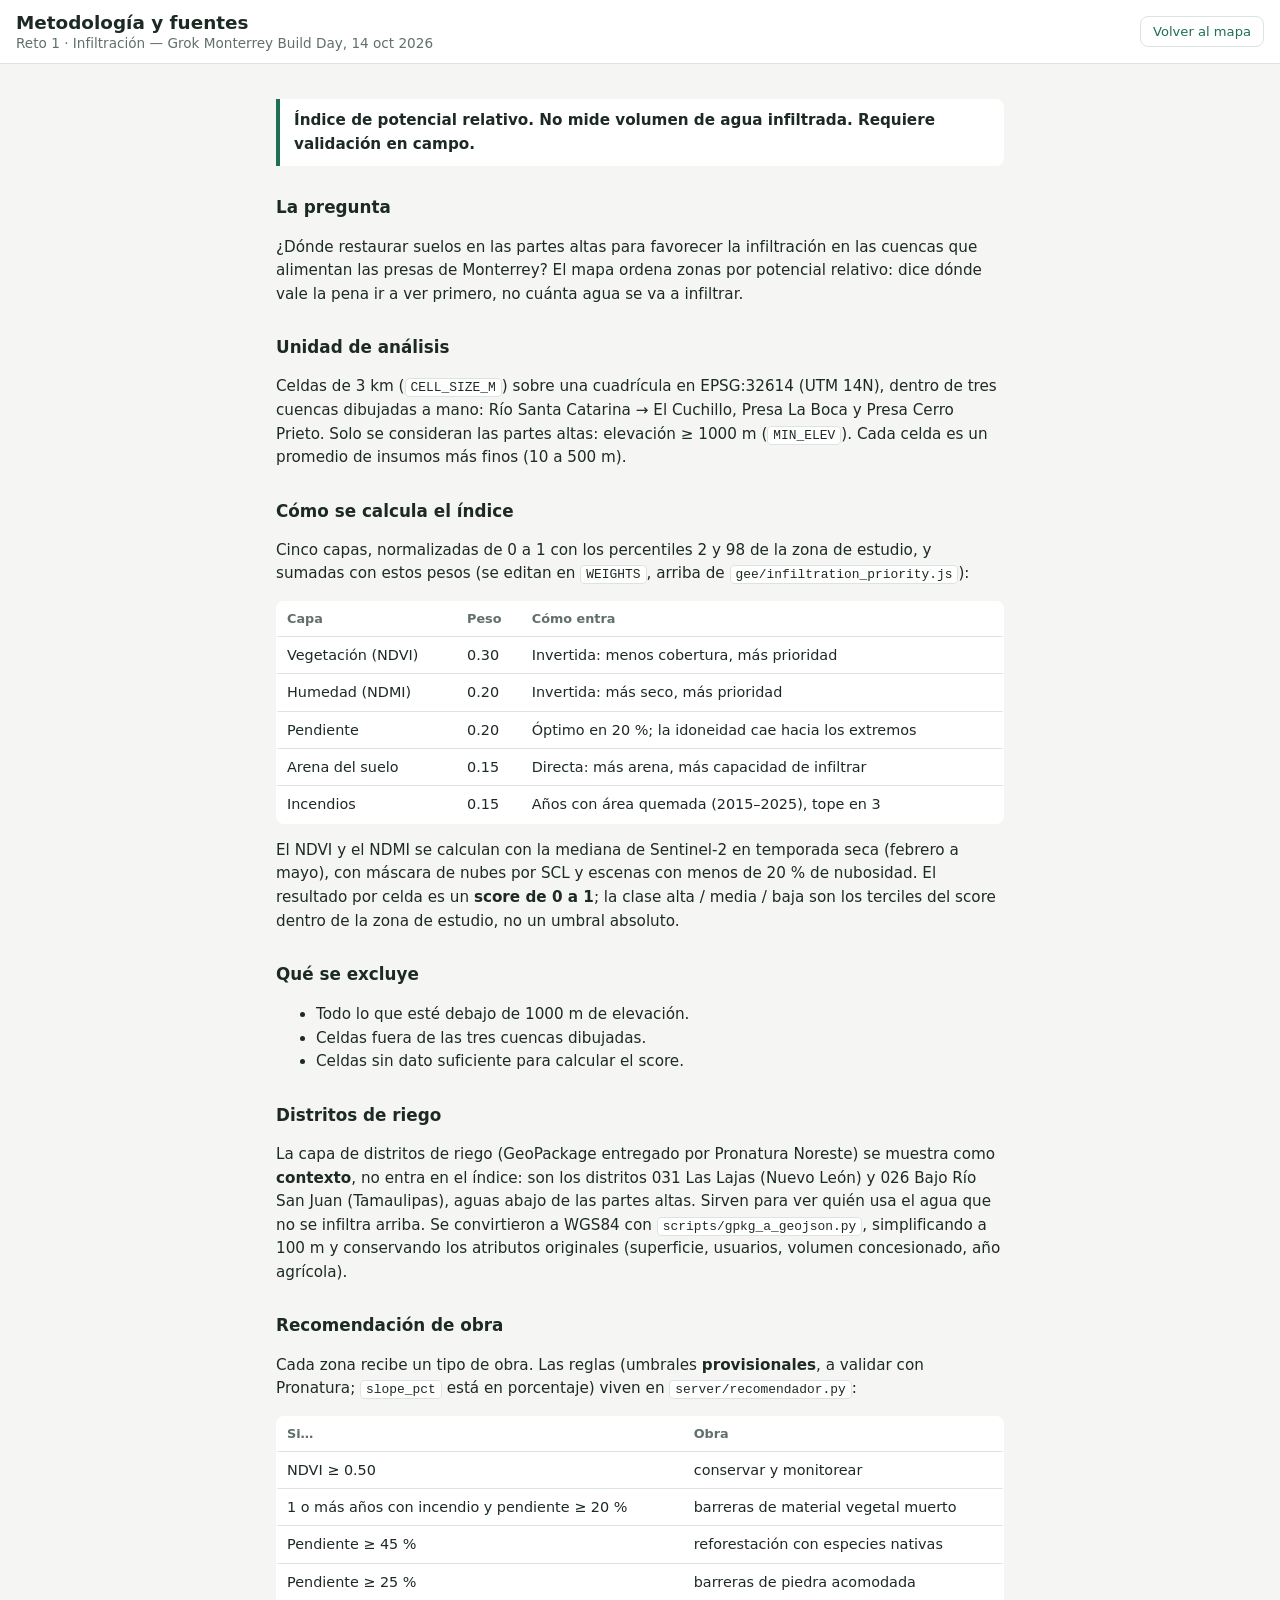
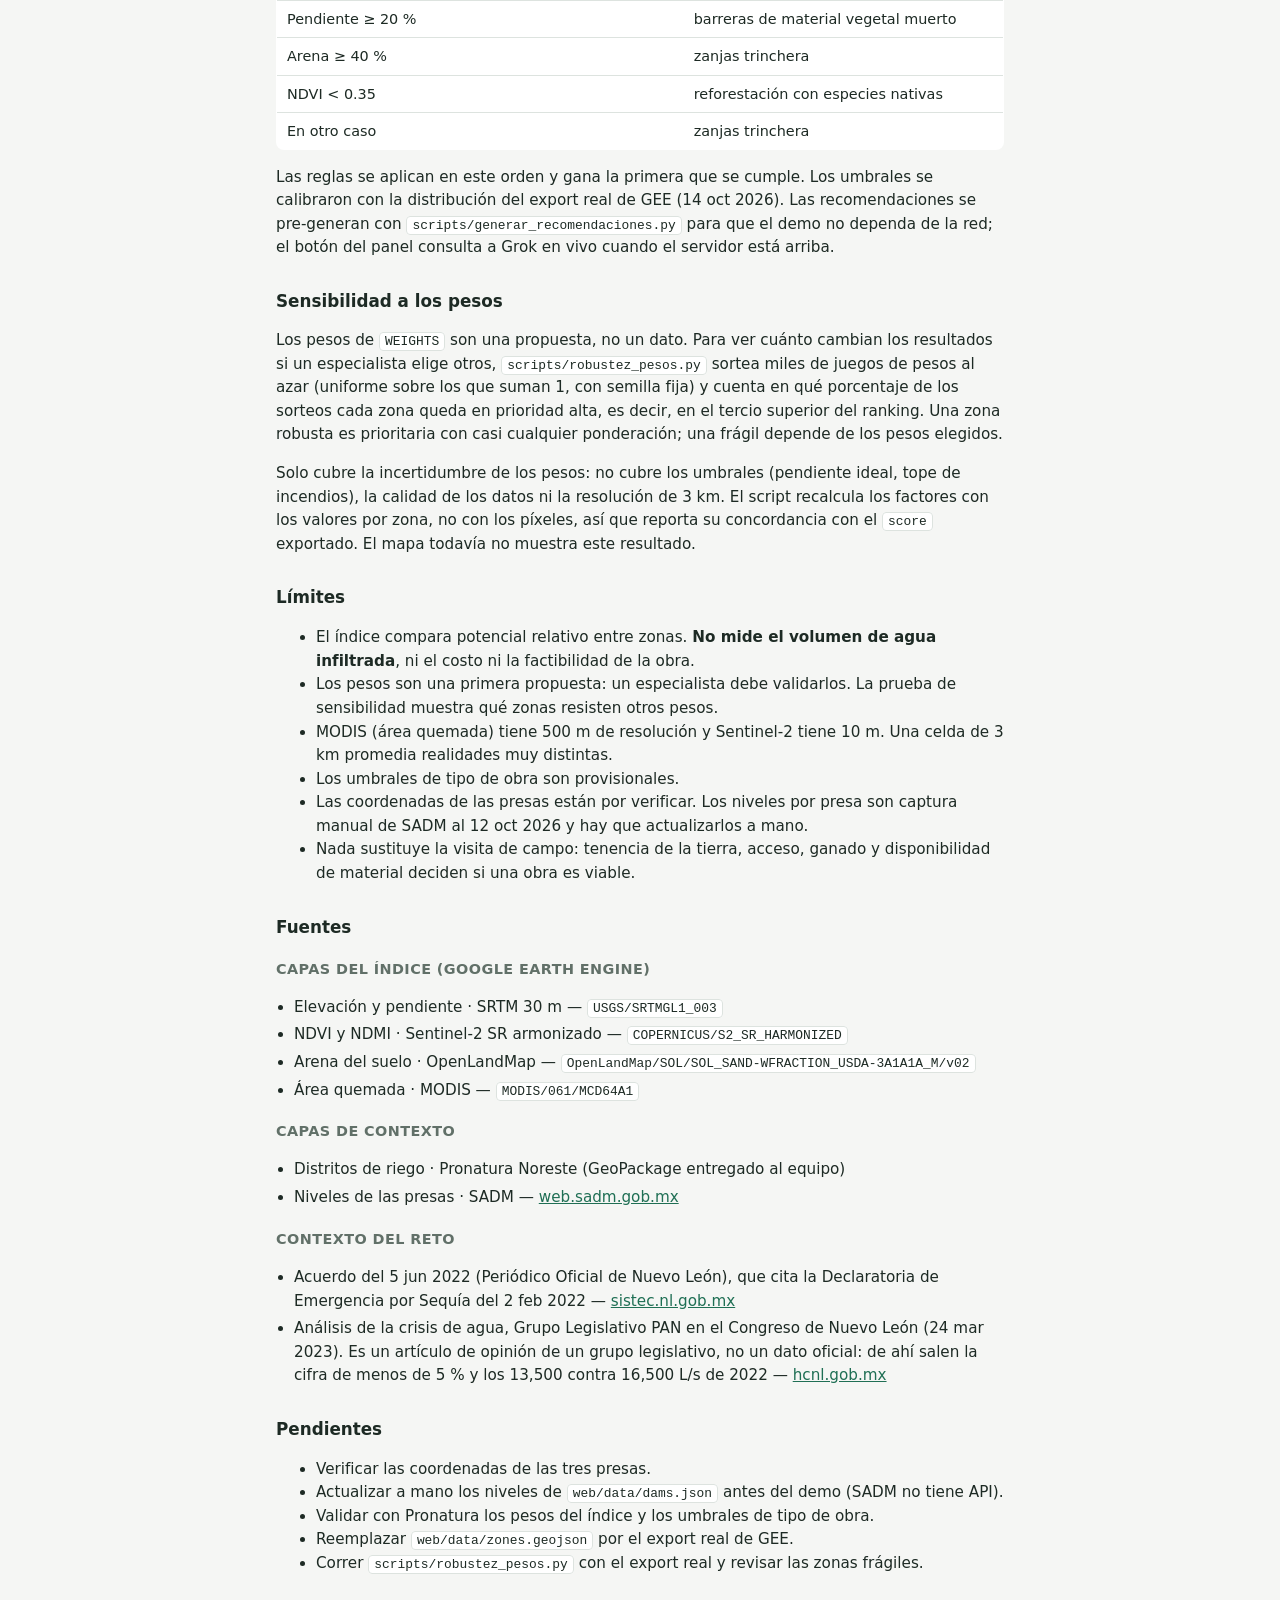
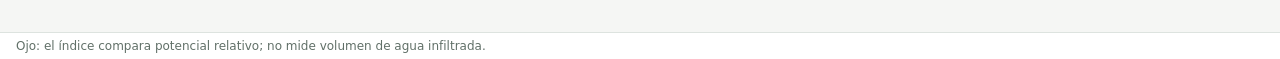
<file: web/metodologia.html>
<!doctype html>
<html lang="es">
<head>
  <meta charset="utf-8">
  <meta name="viewport" content="width=device-width, initial-scale=1">
  <title>Metodología · Prioridad de infiltración</title>
  <link rel="stylesheet" href="styles.css">
</head>
<body class="doc">
  <header class="top">
    <div class="titles">
      <h1>Metodología y fuentes</h1>
      <p>Reto 1 · Infiltración — Grok Monterrey Build Day, 14 oct 2026</p>
    </div>
    <a class="btn-link" href="index.html">Volver al mapa</a>
  </header>

  <main class="prose">
    <p class="callout">Índice de potencial relativo. No mide volumen de agua infiltrada.
      Requiere validación en campo.</p>

    <h2>La pregunta</h2>
    <p>¿Dónde restaurar suelos en las partes altas para favorecer la infiltración en las cuencas
      que alimentan las presas de Monterrey? El mapa ordena zonas por potencial relativo: dice
      dónde vale la pena ir a ver primero, no cuánta agua se va a infiltrar.</p>

    <h2>Unidad de análisis</h2>
    <p>Celdas de 3 km (<code>CELL_SIZE_M</code>) sobre una cuadrícula en EPSG:32614 (UTM 14N),
      dentro de tres cuencas dibujadas a mano: Río Santa Catarina → El Cuchillo, Presa La Boca y
      Presa Cerro Prieto. Solo se consideran las partes altas: elevación ≥ 1000 m
      (<code>MIN_ELEV</code>). Cada celda es un promedio de insumos más finos (10 a 500 m).</p>

    <h2>Cómo se calcula el índice</h2>
    <p>Cinco capas, normalizadas de 0 a 1 con los percentiles 2 y 98 de la zona de estudio, y
      sumadas con estos pesos (se editan en <code>WEIGHTS</code>, arriba de
      <code>gee/infiltration_priority.js</code>):</p>
    <table class="tabla">
      <thead><tr><th>Capa</th><th>Peso</th><th>Cómo entra</th></tr></thead>
      <tbody>
        <tr><td>Vegetación (NDVI)</td><td>0.30</td><td>Invertida: menos cobertura, más prioridad</td></tr>
        <tr><td>Humedad (NDMI)</td><td>0.20</td><td>Invertida: más seco, más prioridad</td></tr>
        <tr><td>Pendiente</td><td>0.20</td><td>Óptimo en 20 %; la idoneidad cae hacia los extremos</td></tr>
        <tr><td>Arena del suelo</td><td>0.15</td><td>Directa: más arena, más capacidad de infiltrar</td></tr>
        <tr><td>Incendios</td><td>0.15</td><td>Años con área quemada (2015–2025), tope en 3</td></tr>
      </tbody>
    </table>
    <p>El NDVI y el NDMI se calculan con la mediana de Sentinel-2 en temporada seca (febrero a mayo),
      con máscara de nubes por SCL y escenas con menos de 20 % de nubosidad. El resultado por celda
      es un <strong>score de 0 a 1</strong>; la clase alta / media / baja son los terciles del score
      dentro de la zona de estudio, no un umbral absoluto.</p>

    <h2>Qué se excluye</h2>
    <ul>
      <li>Todo lo que esté debajo de 1000 m de elevación.</li>
      <li>Celdas fuera de las tres cuencas dibujadas.</li>
      <li>Celdas sin dato suficiente para calcular el score.</li>
    </ul>

    <h2>Distritos de riego</h2>
    <p>La capa de distritos de riego (GeoPackage entregado por Pronatura Noreste) se muestra como
      <strong>contexto</strong>, no entra en el índice: son los distritos 031 Las Lajas (Nuevo León)
      y 026 Bajo Río San Juan (Tamaulipas), aguas abajo de las partes altas. Sirven para ver quién
      usa el agua que no se infiltra arriba. Se convirtieron a WGS84 con
      <code>scripts/gpkg_a_geojson.py</code>, simplificando a 100 m y conservando los atributos
      originales (superficie, usuarios, volumen concesionado, año agrícola).</p>

    <h2>Recomendación de obra</h2>
    <p>Cada zona recibe un tipo de obra. Las reglas (umbrales <strong>provisionales</strong>, a
      validar con Pronatura; <code>slope_pct</code> está en porcentaje) viven en
      <code>server/recomendador.py</code>:</p>
    <table class="tabla">
      <thead><tr><th>Si…</th><th>Obra</th></tr></thead>
      <tbody>
        <tr><td>NDVI ≥ 0.50</td><td>conservar y monitorear</td></tr>
        <tr><td>1 o más años con incendio y pendiente ≥ 20 %</td><td>barreras de material vegetal muerto</td></tr>
        <tr><td>Pendiente ≥ 45 %</td><td>reforestación con especies nativas</td></tr>
        <tr><td>Pendiente ≥ 25 %</td><td>barreras de piedra acomodada</td></tr>
        <tr><td>Pendiente ≥ 20 %</td><td>barreras de material vegetal muerto</td></tr>
        <tr><td>Arena ≥ 40 %</td><td>zanjas trinchera</td></tr>
        <tr><td>NDVI &lt; 0.35</td><td>reforestación con especies nativas</td></tr>
        <tr><td>En otro caso</td><td>zanjas trinchera</td></tr>
      </tbody>
    </table>
    <p>Las reglas se aplican en este orden y gana la primera que se cumple. Los umbrales se calibraron
      con la distribución del export real de GEE (14 oct 2026). Las recomendaciones se pre-generan con
      <code>scripts/generar_recomendaciones.py</code> para que el demo no dependa de la red; el
      botón del panel consulta a Grok en vivo cuando el servidor está arriba.</p>

    <h2>Sensibilidad a los pesos</h2>
    <p>Los pesos de <code>WEIGHTS</code> son una propuesta, no un dato. Para ver cuánto cambian los
      resultados si un especialista elige otros, <code>scripts/robustez_pesos.py</code> sortea miles
      de juegos de pesos al azar (uniforme sobre los que suman 1, con semilla fija) y cuenta en qué
      porcentaje de los sorteos cada zona queda en prioridad alta, es decir, en el tercio superior
      del ranking. Una zona robusta es prioritaria con casi cualquier ponderación; una frágil
      depende de los pesos elegidos.</p>
    <p>Solo cubre la incertidumbre de los pesos: no cubre los umbrales (pendiente ideal, tope de
      incendios), la calidad de los datos ni la resolución de 3 km. El script recalcula los factores
      con los valores por zona, no con los píxeles, así que reporta su concordancia con el
      <code>score</code> exportado. El mapa todavía no muestra este resultado.</p>

    <h2>Límites</h2>
    <ul>
      <li>El índice compara potencial relativo entre zonas. <strong>No mide el volumen de agua
        infiltrada</strong>, ni el costo ni la factibilidad de la obra.</li>
      <li>Los pesos son una primera propuesta: un especialista debe validarlos. La prueba de
        sensibilidad muestra qué zonas resisten otros pesos.</li>
      <li>MODIS (área quemada) tiene 500 m de resolución y Sentinel-2 tiene 10 m. Una celda de 3 km
        promedia realidades muy distintas.</li>
      <li>Los umbrales de tipo de obra son provisionales.</li>
      <li>Las coordenadas de las presas están por verificar. Los niveles por presa son captura manual
        de SADM al 12 oct 2026 y hay que actualizarlos a mano.</li>
      <li>Nada sustituye la visita de campo: tenencia de la tierra, acceso, ganado y disponibilidad
        de material deciden si una obra es viable.</li>
    </ul>

    <h2>Fuentes</h2>
    <h3>Capas del índice (Google Earth Engine)</h3>
    <ul class="fuentes">
      <li>Elevación y pendiente · SRTM 30 m — <code>USGS/SRTMGL1_003</code></li>
      <li>NDVI y NDMI · Sentinel-2 SR armonizado — <code>COPERNICUS/S2_SR_HARMONIZED</code></li>
      <li>Arena del suelo · OpenLandMap — <code>OpenLandMap/SOL/SOL_SAND-WFRACTION_USDA-3A1A1A_M/v02</code></li>
      <li>Área quemada · MODIS — <code>MODIS/061/MCD64A1</code></li>
    </ul>
    <h3>Capas de contexto</h3>
    <ul class="fuentes">
      <li>Distritos de riego · Pronatura Noreste (GeoPackage entregado al equipo)</li>
      <li>Niveles de las presas · SADM —
        <a href="https://web.sadm.gob.mx/SADM/index.jsp?id_html=niveles">web.sadm.gob.mx</a></li>
    </ul>
    <h3>Contexto del reto</h3>
    <ul class="fuentes">
      <li>Acuerdo del 5 jun 2022 (Periódico Oficial de Nuevo León), que cita la Declaratoria de Emergencia por
        Sequía del 2 feb 2022 —
        <a href="https://sistec.nl.gob.mx/Transparencia_2015/Archivos/AC_0001_0007_00170620_000001.pdf">sistec.nl.gob.mx</a></li>
      <li>Análisis de la crisis de agua, Grupo Legislativo PAN en el Congreso de Nuevo León (24 mar 2023).
        Es un artículo de opinión de un grupo legislativo, no un dato oficial: de ahí salen la cifra de
        menos de 5 % y los 13,500 contra 16,500 L/s de 2022 —
        <a href="https://www.hcnl.gob.mx/glpan/2023/03/analisis-de-la-crisis-de-agua.php">hcnl.gob.mx</a></li>
    </ul>

    <h2>Pendientes</h2>
    <ul>
      <li>Verificar las coordenadas de las tres presas.</li>
      <li>Actualizar a mano los niveles de <code>web/data/dams.json</code> antes del demo (SADM no tiene API).</li>
      <li>Validar con Pronatura los pesos del índice y los umbrales de tipo de obra.</li>
      <li>Reemplazar <code>web/data/zones.geojson</code> por el export real de GEE.</li>
      <li>Correr <code>scripts/robustez_pesos.py</code> con el export real y revisar las zonas frágiles.</li>
    </ul>
  </main>

  <footer class="note">Ojo: el índice compara potencial relativo; no mide volumen de agua infiltrada.</footer>
</body>
</html>
</file>
<file: web/styles.css>
:root { --bg:#f5f6f4; --card:#fff; --ink:#1d2a24; --muted:#617068; --line:#dde3df; --accent:#1f6f54;
  --alta:#d7301f; --media:#f28c28; --baja:#f2d600; }
* { box-sizing: border-box; }
html, body { margin:0; height:100%; overflow-x:hidden; }
body { font-family: system-ui, -apple-system, "Segoe UI", Roboto, sans-serif; color:var(--ink); background:var(--bg);
  display:flex; flex-direction:column; overflow-x:hidden; }
.top { padding:12px 16px; background:var(--card); border-bottom:1px solid var(--line);
  display:flex; flex-wrap:wrap; gap:12px 24px; align-items:center; justify-content:space-between; }
h1 { font-size:1.15rem; margin:0; overflow-wrap:anywhere; }
.titles, .kpis li, .panel { min-width:0; }
.titles p { margin:2px 0 0; color:var(--muted); font-size:.85rem; }
.kpis { list-style:none; margin:0; padding:0; display:flex; flex-wrap:wrap; gap:8px; }
.kpis li { background:var(--bg); border:1px solid var(--line); border-radius:8px; padding:6px 10px; max-width:230px; }
.kpis strong { display:block; font-size:1.05rem; color:var(--accent); }
.kpis span { font-size:.72rem; color:var(--muted); line-height:1.2; display:block; }

.layout { flex:1; min-height:0; display:grid; grid-template-columns: 1fr 380px; }
.map-wrap { position:relative; min-height:0; }
#map { position:absolute; inset:0; }
.map-controls { position:absolute; top:10px; right:10px; z-index:500; display:flex; flex-direction:column; gap:6px; }
.ctl-group, .legend { background:rgba(255,255,255,.94); border-radius:8px; padding:6px 10px; font-size:.82rem;
  box-shadow:0 1px 6px rgba(0,0,0,.25); }
.ctl-group label { display:block; cursor:pointer; padding:1px 0; }
.legend { position:absolute; left:10px; bottom:22px; z-index:500; display:flex; flex-direction:column; gap:2px; }
.legend i { display:inline-block; width:12px; height:12px; border-radius:3px; margin-right:6px; vertical-align:-1px; border:1px solid rgba(0,0,0,.25); }
.legend i.dam { background:#1b6ca8; border-radius:50%; }

.panel { background:var(--card); border-left:1px solid var(--line); overflow-y:auto; padding:14px; min-height:0; }
.panel h2 { font-size:1rem; margin:0 0 8px; }
.zone-list { list-style:none; margin:0; padding:0; }
.count { margin:0 0 6px; font-size:.78rem; color:var(--muted); }
.zone-list li { display:grid; grid-template-columns:auto minmax(0,1fr) auto; gap:2px 10px; align-items:center; padding:9px 8px;
  border-bottom:1px solid var(--line); cursor:pointer; border-radius:6px; }
.zone-list li:hover, .zone-list li:focus { background:var(--bg); outline:none; }
.zone-list .id { font-weight:600; }
.zone-list .basin { color:var(--muted); font-size:.82rem; overflow:hidden; text-overflow:ellipsis; white-space:nowrap; min-width:0; }
.pill-row { grid-column:1 / -1; }
.badge { width:auto; white-space:nowrap; }
.score { font-variant-numeric:tabular-nums; font-weight:600; }
.badge { display:inline-block; padding:2px 8px; border-radius:99px; font-size:.72rem; font-weight:600; text-transform:uppercase; }
.badge.alta { background:var(--alta); color:#fff; }
.badge.media { background:var(--media); color:#3a2a00; }
.badge.baja { background:var(--baja); color:#4a4300; }
.badge.na { background:var(--line); color:var(--muted); }
.empty { color:var(--muted); font-size:.9rem; }

button { font:inherit; cursor:pointer; border-radius:8px; border:1px solid var(--line); background:var(--card); padding:7px 12px; }
button.primary { background:var(--accent); color:#fff; border-color:var(--accent); }
button:disabled { opacity:.6; cursor:wait; }
.back { margin-bottom:10px; }
.attrs { display:grid; grid-template-columns:1fr auto; gap:0; margin:10px 0 16px; border:1px solid var(--line); border-radius:8px; }
.attrs dt, .attrs dd { margin:0; padding:7px 10px; border-bottom:1px solid var(--line); font-size:.9rem; }
.attrs dt { color:var(--muted); }
.attrs dd { text-align:right; font-weight:600; font-variant-numeric:tabular-nums; }
.attrs dt:nth-last-of-type(1), .attrs dd:last-of-type { border-bottom:0; }
.reco { background:var(--bg); border:1px solid var(--line); border-radius:10px; padding:12px; }
.reco h3 { margin:0 0 8px; font-size:.95rem; display:flex; gap:8px; align-items:center; flex-wrap:wrap; }
.tag { font-size:.7rem; background:var(--accent); color:#fff; border-radius:99px; padding:2px 8px; font-weight:500; }
.reco .work { font-size:1.05rem; font-weight:700; margin:4px 0 8px; }
.reco h4 { margin:10px 0 2px; font-size:.78rem; text-transform:uppercase; color:var(--muted); letter-spacing:.03em; }
.reco p, .reco ul { margin:0; font-size:.9rem; line-height:1.4; }
.reco ul { padding-left:18px; }
.error { background:#fdecea; border:1px solid #f3b7b0; color:#8a1f14; border-radius:8px; padding:8px 10px; font-size:.88rem; margin-top:8px; }

.note { padding:6px 16px; font-size:.75rem; color:var(--muted); background:var(--card); border-top:1px solid var(--line); }
.dam-icon { width:16px; height:16px; border-radius:50%; background:#1b6ca8; border:2px solid #fff; box-shadow:0 0 4px rgba(0,0,0,.6); }

@media (max-width: 800px) {
  body { height:auto; min-height:100%; overflow-y:auto; }
  html, body { height:auto; }
  .layout { display:flex; flex-direction:column; }
  .map-wrap { height:55vh; min-height:320px; flex:none; }
  .panel { border-left:0; border-top:1px solid var(--line); overflow:visible; }
  .top { padding:10px 12px; }
  .titles { width:100%; }
  .kpis { width:100%; display:grid; grid-template-columns:repeat(3, minmax(0,1fr)); gap:6px; }
  .kpis li { max-width:none; padding:6px; }
  .kpis strong { font-size:.85rem; overflow-wrap:anywhere; }
  .kpis span { font-size:.62rem; overflow-wrap:anywhere; }
  .map-controls { max-width:calc(100% - 20px); }
  .ctl-group { padding:4px 8px; font-size:.78rem; }
  .attrs dd { overflow-wrap:anywhere; }
}

.link-btn { display:inline-block; margin-top:6px; padding:3px 10px; font-size:.78rem; border:1px solid var(--accent); border-radius:99px; color:var(--accent); text-decoration:none; }
.link-btn:hover { background:var(--accent); color:#fff; }
/* ---- acciones del encabezado, banner y capa de contexto ---- */
.actions { display:flex; gap:8px; align-items:center; flex-wrap:wrap; }
.btn-link { font-size:.82rem; text-decoration:none; color:var(--accent); border:1px solid var(--line);
  background:var(--card); border-radius:8px; padding:7px 12px; white-space:nowrap; }
.btn-link:hover, .btn-link:focus { background:var(--bg); }
.banner { background:#fff7e0; border-bottom:1px solid #e8d79a; color:#5c4813; padding:7px 16px; font-size:.82rem; }
.banner b { font-weight:700; }
.legend i.distrito { background:rgba(27,108,168,.18); border:1px solid #1b6ca8; border-radius:2px; }
.district-popup { font-size:.82rem; max-height:220px; overflow:auto; }
.district-popup h4 { margin:0 0 6px; font-size:.9rem; }
.district-popup table { border-collapse:collapse; }
.district-popup td { padding:2px 8px 2px 0; vertical-align:top; }
.district-popup td:first-child { color:var(--muted); white-space:nowrap; }
.ctl-group .muted { color:var(--muted); font-size:.72rem; display:block; padding:1px 0; }

/* ---- página de metodología (sin JS) ---- */
body.doc { height:auto; min-height:100%; display:block; background:var(--bg); }
.prose { max-width:760px; margin:0 auto; padding:20px 16px 40px; line-height:1.55; }
.prose h2 { font-size:1.05rem; margin:28px 0 8px; }
.prose h3 { font-size:.9rem; margin:18px 0 6px; color:var(--muted); text-transform:uppercase; letter-spacing:.03em; }
.prose p, .prose li { font-size:.95rem; }
.prose code { background:var(--card); border:1px solid var(--line); border-radius:4px; padding:1px 5px; font-size:.85em; }
.prose a { color:var(--accent); }
.callout { background:var(--card); border-left:4px solid var(--accent); border-radius:0 8px 8px 0;
  padding:10px 14px; font-weight:600; }
.tabla { width:100%; border-collapse:collapse; margin:10px 0; background:var(--card);
  border:1px solid var(--line); border-radius:8px; overflow:hidden; font-size:.9rem; }
.tabla th, .tabla td { text-align:left; padding:7px 10px; border-bottom:1px solid var(--line); }
.tabla th { color:var(--muted); font-weight:600; font-size:.8rem; }
.tabla tr:last-child td { border-bottom:0; }
.fuentes { padding-left:18px; }
.fuentes li { margin-bottom:4px; overflow-wrap:anywhere; }

/* ---- navegación entre zonas ---- */
.zone-nav { display:grid; grid-template-columns:auto minmax(0,1fr) auto auto; gap:6px; align-items:center; margin-bottom:10px; }
.zone-nav button { padding:6px 8px; font-size:.82rem; white-space:nowrap; }
.zone-nav button:disabled { opacity:.4; cursor:not-allowed; }
.zone-nav .back { margin:0; }
.nav-pos { text-align:center; font-size:.8rem; font-weight:600; color:var(--muted); min-width:0; overflow:hidden; text-overflow:ellipsis; white-space:nowrap; }
.zone-list li.sk { cursor:default; }
.zone-list li.sk span { color:transparent; background:var(--line); border-radius:4px; animation:sk 1.2s ease-in-out infinite; }
.zone-list li.sk .pill-row { background:none; }
@keyframes sk { 50% { opacity:.5; } }

/* chip de obra y barras de atributos */
.chip { display:inline-block; padding:2px 8px; border-radius:99px; font-size:.72rem; font-weight:600; background:#e8efe6; color:#24402a; border:1px solid #b9cdb5; white-space:nowrap; }
.chip.na { background:var(--line); color:var(--muted); border-color:transparent; }
.lowconf { font-size:.66rem; color:var(--muted); border:1px dashed var(--muted); border-radius:99px; padding:1px 6px; white-space:nowrap; }
.pill-row { display:flex; flex-wrap:wrap; gap:4px 6px; align-items:center; }
.attrs .bar { display:block; width:120px; max-width:100%; height:6px; margin:4px 0 0 auto; background:var(--line); border-radius:3px; overflow:hidden; }
.attrs .bar i { display:block; height:100%; background:#444; }
.attrs .qual { display:block; font-size:.74rem; font-weight:500; color:var(--muted); }
#work-filter select { font-size:inherit; max-width:150px; }
</file>
